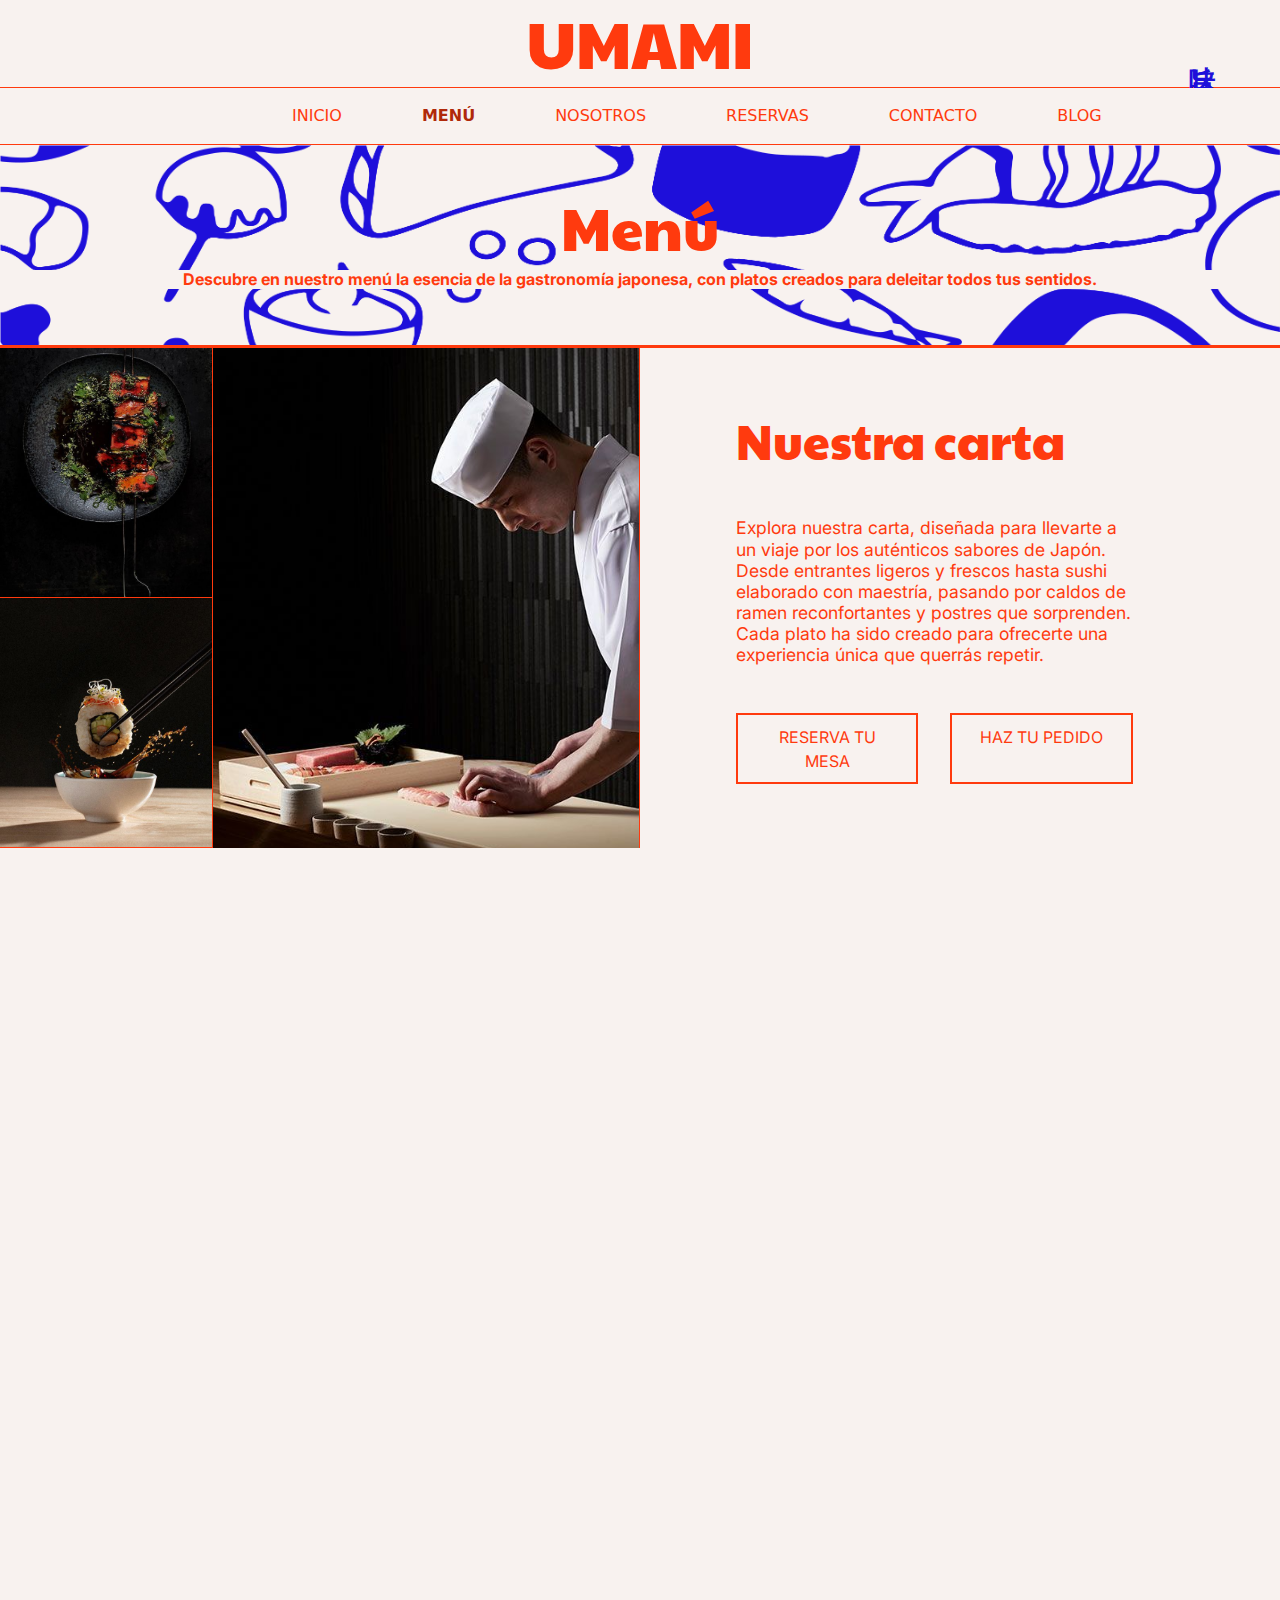
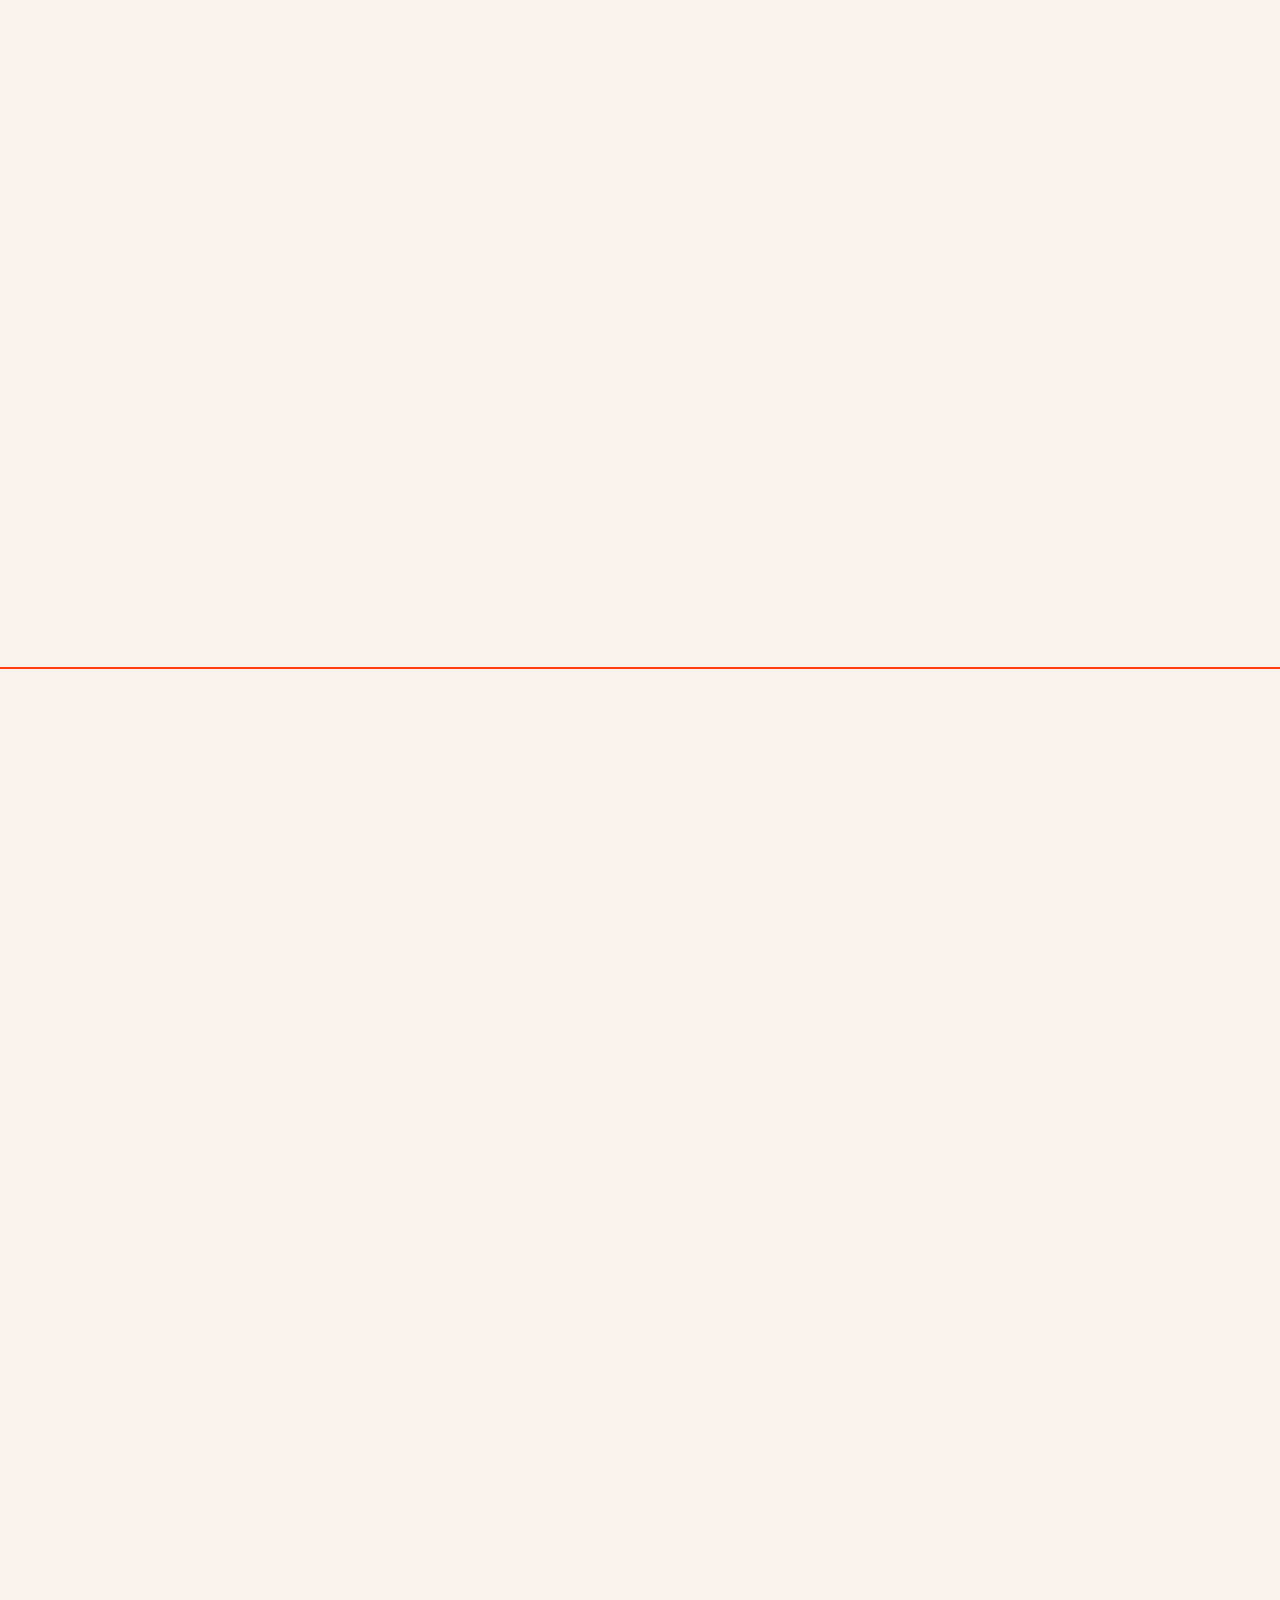
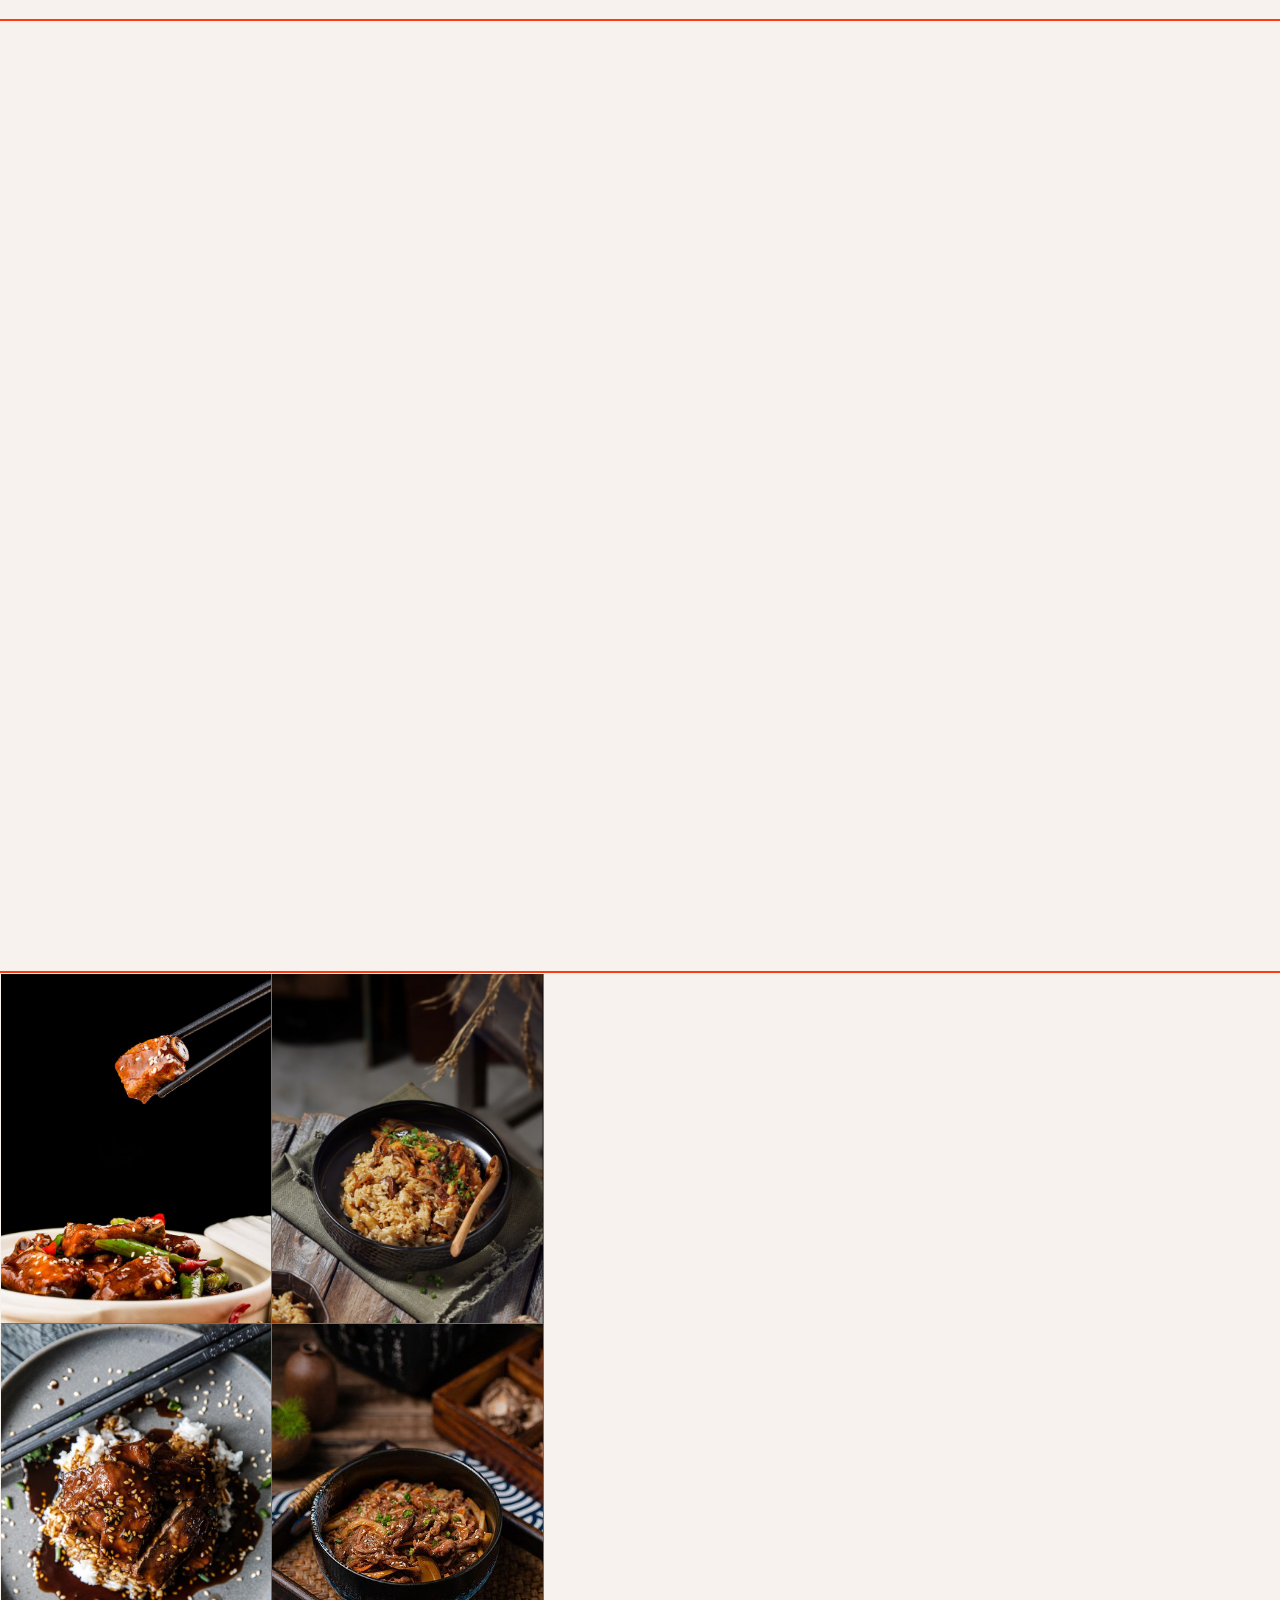
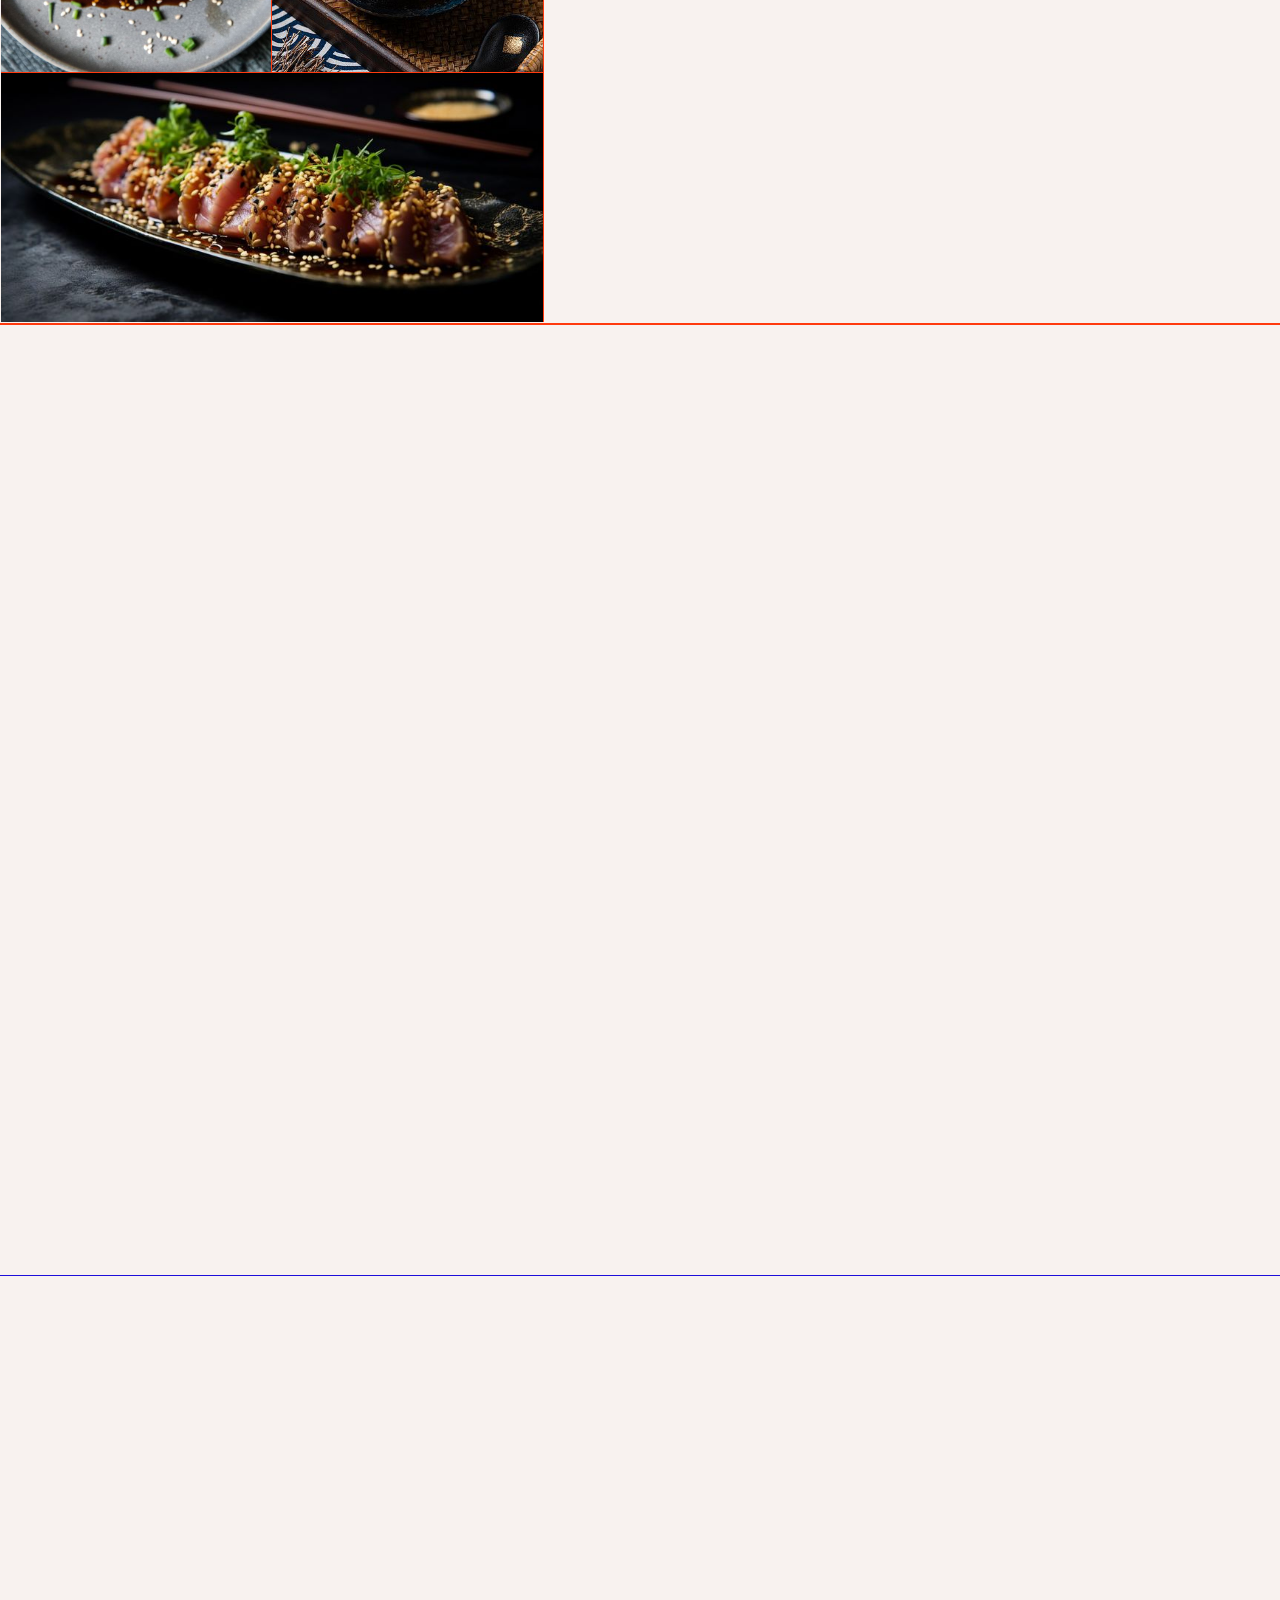
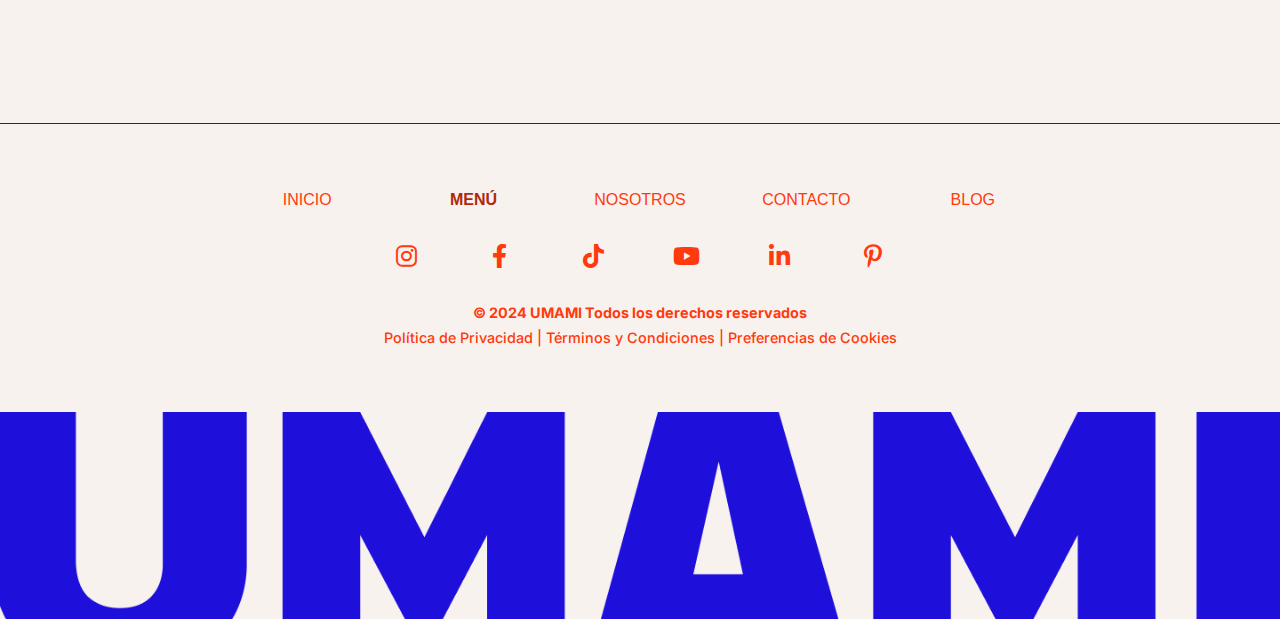
<file: menu.html>
<!DOCTYPE html>
<html lang="es">
<head>
    <meta charset="UTF-8">
    <meta name="viewport" content="width=device-width, initial-scale=1.0">
    <title>Menú - Umami</title>
    <link rel="icon" href="media/img/favicon.png" type="image/x-icon">
    <link href="https://cdnjs.cloudflare.com/ajax/libs/font-awesome/6.0.0-beta3/css/all.min.css" rel="stylesheet">
    <link href="https://cdn.jsdelivr.net/npm/bootstrap@5.3.3/dist/css/bootstrap.min.css" rel="stylesheet">
    <link href="https://unpkg.com/aos@2.3.1/dist/aos.css" rel="stylesheet">
    <link href="https://fonts.googleapis.com/css2?family=Paytone+One&display=swap" rel="stylesheet">
    <link href="https://fonts.googleapis.com/css2?family=Inter:ital,opsz,wght@0,14..32,100..900;1,14..32,100..900&display=swap" rel="stylesheet">
    <link rel="stylesheet" href="css/style_menu.css">

    <link rel="stylesheet" href="https://cdn.jsdelivr.net/npm/swiper/swiper-bundle.min.css">
    <script src="https://cdn.jsdelivr.net/npm/swiper/swiper-bundle.min.js"></script>

</head>
<body class="menu">
    <header>
        <div class="logo-container">
            <h1 class="logo">UMAMI</h1>
            <p class="japanese-text">旨味</p>
        </div>
    </header>

    <nav class="navbar navbar-expand-lg">
        <div class="container-fluid">
            <button class="navbar-toggler" type="button" data-bs-toggle="collapse" data-bs-target="#navbarScroll" aria-controls="navbarScroll" aria-expanded="false" aria-label="Toggle navigation">
                <span class="navbar-toggler-icon"></span>
            </button>
            <div class="collapse navbar-collapse" id="navbarScroll">
                <ul class="navbar-nav me-auto my-2 my-lg-0 navbar-nav-scroll">
                    <li class="nav-item">
                        <a class="nav-link" aria-current="page" href="index.html">INICIO</a>
                    </li>
                    <li class="nav-item">
                        <a class="nav-link active" href="menu.html">MENÚ</a>
                    </li>
                    <li class="nav-item">
                        <a class="nav-link" href="nosotros.html">NOSOTROS</a>
                    </li>
                    <li class="nav-item">
                        <a class="nav-link" href="contacto.html">RESERVAS</a>
                    </li>
                    <li class="nav-item">
                        <a class="nav-link" href="contacto.html">CONTACTO</a>
                    </li>
                    <li class="nav-item">
                        <a class="nav-link"href="https://umamiweb.cargo.site/">BLOG</a>
                    </li>
                </ul>
            </div>
        </div>
    </nav>

    <section id="header-menu" class="container-fluid text-center py-5">
        <h1 class="menu-title">Menú</h1>
        <h4 class="menu-subtitle">Descubre en nuestro menú la esencia de la gastronomía japonesa, con platos creados para deleitar todos tus sentidos.</h4>
    </section>
    <div class="custom-line"></div>
    
    <div class="custom-line"></div>

    <section id="nuestra-carta">
        <div class="carta-cuadricula original-cuadricula">
            <div class="grid-item-small">
                <img src="media/img/menu/carta1.jpg" alt="Foto 2">
                <img src="media/img/menu/carta2.jpg" alt="Foto 3">
            </div>
            <div class="grid-item-large">
                <img src="media/img/menu/carta3.jpg" alt="Foto 1">
            </div>
        </div>

        <div  class="texto-carta">
            <h2 class="carta-titulo">Nuestra carta</h2>
            <h4 class="carta-texto">Explora nuestra carta, diseñada para llevarte a un viaje por los auténticos sabores de Japón. Desde entrantes ligeros y frescos hasta sushi elaborado con maestría, pasando por caldos de ramen reconfortantes y postres que sorprenden. Cada plato ha sido creado para ofrecerte una experiencia única que querrás repetir.</h4>
            <div class="botones-carta">
                <a href="contacto.html" class="boton">RESERVA TU MESA</a>
                <a href="contacto.html" class="boton">HAZ TU PEDIDO</a>
            </div>
        </div>
        
        <div data-aos="fade-up" class="carta-cuadricula responsive-cuadricula">
            <img src="media/img/menu/carta1.jpg" alt="Foto 2">
            <img src="media/img/menu/carta2.jpg" alt="Foto 3">
            <img src="media/img/menu/carta3.jpg" alt="Foto 1">
        </div>
    </section>

    <section data-aos="fade-up" id="menu-cards">
        <img src="media/img/cuadricula.png" alt="Fondo superpuesto" class="background-image">
        <div class="card">
        <img src="media/img/menu/seccion-entrantes.jpg" alt="Entrantes">
        <h3>Entrantes</h3>
        </div>
        <div class="card">
            <img src="media/img/menu/seccion-sushi.jpg" alt="Sushi">
            <h3>Sushi</h3>
        </div>
        <div class="card">
            <img src="media/img/menu/seccion-ramen.jpg" alt="Ramen">
            <h3>Ramen</h3>
        </div>
        <div class="card">
            <img src="media/img/menu/seccion-carnes.jpg" alt="Carnes">
            <h3>Carnes</h3>
        </div>
        <div class="card">
            <img src="media/img/menu/seccion-postres.jpg" alt="Postres">
            <h3>Postres</h3>
        </div>
    </section>
    

    <section data-aos="fade-up"id="entrantes">
        <div class="entrantes-carta">
            <div class="titulo-apartado-carta">
                <h2 class="carta-titulo">Entrantes</h2>
            </div>
            <div class="platos">
                <div class="nombres-platos">
                    <h4 class="nombre">Edamame con sal marina</h4>
                    <p class="descripcion">Vainas de soja al vapor, ligeramente sazonadas con sal marina.</p>
                </div>
                <div class="nombres-platos">
                    <h4 class="nombre">Gyozas de pollo y verduras</h4>
                    <p class="descripcion">Empanadillas japonesas rellenas de pollo y vegetales, servidas con salsa de soja.</p>
                </div>
                <div class="nombres-platos">
                    <h4 class="nombre">Tempura de verduras</h4>
                    <p class="descripcion">Selección de verduras frescas rebozadas en tempura ligera, acompañadas de salsa tentsuyu.</p>
                </div>
                <div class="nombres-platos">
                    <h4 class="nombre">Tartar de atún con aguacate</h4>
                    <p class="descripcion">Atún fresco cortado a mano con aguacate y un toque de salsa ponzu.</p>
                </div>
                <div class="nombres-platos">
                    <h4 class="nombre">Takoyaki</h4>
                    <p class="descripcion">Bolitas de masa rellena de pulpo, decoradas con mayonesa japonesa, salsa tonkatsu y copos de bonito seco.</p>
                </div>
                <div class="nombres-platos">
                    <h4 class="nombre">Ebi tempura</h4>
                    <p class="descripcion">Broquetas de pollo marinadas en salsa teriyaki a la parrilla.</p>
                </div>
                <div class="nombres-platos">
                    <h4 class="nombre">Yakitoro de pollo</h4>
                    <p class="descripcion">Gambas rebozadas en tempura crujiente, servidas con salsa tentsuyu.</p>
                </div>
                <div class="nombres-platos">
                    <h4 class="nombre">Rollitos de primavera</h4>
                    <p class="descripcion">Delicados rollitos rellenos de vegetales y fideos, servidos con salsa agridulce.</p>
                </div>
            </div>
        </div>
        <div data-aos="fade-up" class="carta-cuadricula-platos">
            <div class="grid-row">
                <img src="media/img/menu/entrante1.jpg" alt="Foto 1">
                <img src="media/img/menu/entrante2.jpg" alt="Foto 2">
            </div>
            <div class="grid-row">
                <img src="media/img/menu/entrante3.jpg" alt="Foto 3">
                <img src="media/img/menu/entrante4.jpg" alt="Foto 4">
            </div>
            <div class="grid-large-row large-column">
                <img src="media/img/menu/entrante5.jpg" alt="Foto 5">
                </div>
            </div>
        </div>
    </section>

    <div class="custom-line"></div>

    <section data-aos="fade-up" id="sushi">
        <div class="carta-cuadricula-platos">
            <div class="grid-row-i">
                <img src="media/img/menu/sushi1.jpg" alt="Foto 1">
                <img src="media/img/menu/sushi2.jpg" alt="Foto 2">
            </div>
            <div class="grid-row-i">
                <img src="media/img/menu/sushi3.jpg" alt="Foto 3">
                <img src="media/img/menu/sushi4.jpg" alt="Foto 4">
            </div>
            <div class="grid-large-row-i large-column">
                <img src="media/img/menu/sushi5.jpg" alt="Foto 5">
                </div>
            </div>
        </div>
        <div data-aos="fade-up"class="sushi-carta">
            <div class="titulo-apartado-carta">
                <h2 class="carta-titulo">Sushi</h2>
            </div>
            <div class="platos">
                <div class="nombres-platos">
                    <h4 class="nombre">Nigiri de salmón</h4>
                    <p class="descripcion">Lonja de salmón fresco sobre arroz sazonado con vinagre.</p>
                </div>
                <div class="nombres-platos">
                    <h4 class="nombre">Nigiri de atún</h4>
                    <p class="descripcion">Atún rojo de calidad sobre arroz de sushi.</p>
                </div>
                <div class="nombres-platos">
                    <h4 class="nombre">Urakami california roll</h4>
                    <p class="descripcion">Roll relleno de cangrejo, aguacate y pepino, cubierto con semillas de sésamo.</p>
                </div>
                <div class="nombres-platos">
                    <h4 class="nombre">Urakami spicy tuna roll</h4>
                    <p class="descripcion">Atún picante con mayonesa japonesa y un toque de chili, enrollado en alga y arroz.</p>
                </div>
                <div class="nombres-platos">
                    <h4 class="nombre">Sashimi de pez mantequilla</h4>
                    <p class="descripcion">Finas láminas de pez mantequilla fresco, servidas con salsa ponzu.</p>
                </div>
                <div class="nombres-platos">
                    <h4 class="nombre">Dragon roll</h4>
                    <p class="descripcion">Roll relleno de langostino en tempura y pepino, cubierto con aguacate y salsa unagi.</p>
                </div>
                <div class="nombres-platos">
                    <h4 class="nombre">Ebi nigiri</h4>
                    <p class="descripcion">Gambas cocidas cuidosamente dispuestas sobre arroz de sushi.</p>
                </div>
                <div class="nombres-platos">
                    <h4 class="nombre">Rainbow roll</h4>
                    <p class="descripcion">Roll variado relleno de aguacate y surimi, cubierto con salmón, atún y aguacate.</p>
                </div>
            </div>
        </div>
    </section>

    <div class="custom-line"></div>

    <section data-aos="fade-up" id="ramen">
        <div class="ramen-carta">
            <div class="titulo-apartado-carta">
                <h2 class="carta-titulo">Ramen</h2>
            </div>
            <div class="platos">
                <div class="nombres-platos">
                    <h4 class="nombre">Tonkotsu ramen</h4>
                    <p class="descripcion">Caldo de cerdo rico y cremoso con fideos, chashu (cerdo asado), huevo marinado y cebolla verde.</p>
                </div>
                <div class="nombres-platos">
                    <h4 class="nombre">Shoyu ramen</h4>
                    <p class="descripcion">Caldo de soja con fideos, pollo asado, naruto (pastel de pescado), brotes de bambú y algas nori.</p>
                </div>
                <div class="nombres-platos">
                    <h4 class="nombre">Miso ramen</h4>
                    <p class="descripcion">Caldo de miso con fideos, maíz, mantequilla, brotes de soja y cebolleta.</p>
                </div>
                <div class="nombres-platos">
                    <h4 class="nombre">Spicy tan tan ramen</h4>
                    <p class="descripcion">Caldo picante con fideos, carne de cerdo picada, pak choi y un toque de aceite chili.</p>
                </div>
                <div class="nombres-platos">
                    <h4 class="nombre">Shio ramen</h4>
                    <p class="descripcion">Caldo ligero con fideos, gambas, huevo marinado y algas wakame.</p>
                </div>
                <div class="nombres-platos">
                    <h4 class="nombre">Vegetarian ramen</h4>
                    <p class="descripcion">Caldo de verduras con fideos, tofu, setas shiitake, maíz y espinacas.</p>
                </div>
                <div class="nombres-platos">
                    <h4 class="nombre">Karaage ramen</h4>
                    <p class="descripcion">Caldo de pollo con fideos, trozos de pollo crujiente estilo karaage, huevo y cebollino.</p>
                </div>
                <div class="nombres-platos">
                    <h4 class="nombre">Seafood ramen</h4>
                    <p class="descripcion">Caldo marino con fideos, gambas, calamar, mejillones y un toque de lima.</p>
                </div>
            </div>
        </div>
        <div data-aos="fade-up" class="carta-cuadricula-platos">
            <div class="grid-row">
                <img src="media/img/menu/ramen1.jpg" alt="Foto 1">
                <img src="media/img/menu/ramen2.jpg" alt="Foto 2">
            </div>
            <div class="grid-row">
                <img src="media/img/menu/ramen3.jpg" alt="Foto 3">
                <img src="media/img/menu/ramen4.jpg" alt="Foto 4">
            </div>
            <div class="grid-large-row large-column">
                <img src="media/img/menu/ramen5.jpg" alt="Foto 5">
                </div>
            </div>
        </div>
    </section>

    <div class="custom-line"></div>

    <section id="carnes">
        <div class="carta-cuadricula-platos">
            <div class="grid-row-i">
                <img src="media/img/menu/carnes1.jpg" alt="Foto 1">
                <img src="media/img/menu/carnes2.jpg" alt="Foto 2">
            </div>
            <div class="grid-row-i">
                <img src="media/img/menu/carnes3.jpg" alt="Foto 3">
                <img src="media/img/menu/carnes4.jpg" alt="Foto 4">
            </div>
            <div class="grid-large-row-i large-column">
                <img src="media/img/menu/carnes5.jpg" alt="Foto 5">
                </div>
            </div>
        </div>
        <div data-aos="fade-up" class="carnes-carta">
            <div class="titulo-apartado-carta">
                <h2 class="carta-titulo">Carnes</h2>
            </div>
            <div class="platos">
                <div class="nombres-platos">
                    <h4 class="nombre">Teriyaki de pollo</h4>
                    <p class="descripcion">Jugosas piezas de pollo glaseadas con salsa teriyaki, acompañadas de arroz blanco.</p>
                </div>
                <div class="nombres-platos">
                    <h4 class="nombre">Katsu de cerdo</h4>
                    <p class="descripcion">Filete de cerdo empanado y crujiente, acompañado de col fresca y salsa tonkatsu.</p>
                </div>
                <div class="nombres-platos">
                    <h4 class="nombre">Yakiniku de ternera</h4>
                    <p class="descripcion">Finas lonchas de ternera marinadas y asadas al estilo japonés, servidas con salsa yakiniku.</p>
                </div>
                <div class="nombres-platos">
                    <h4 class="nombre">Gyudon</h4>
                    <p class="descripcion">Tazón de arroz cubierto cont ernera tierna cocida en salsa de soja, marin y cebolla.</p>
                </div>
                <div class="nombres-platos">
                    <h4 class="nombre">Karaage de pollo</h4>
                    <p class="descripcion">Pollo marinado en soja y jengibre, frito al estilo japonés, servidas con limón.</p>
                </div>
                <div class="nombres-platos">
                    <h4 class="nombre">Tataki de ternera</h4>
                    <p class="descripcion">Finas láminas de ternera sellada, servidas con sésamo y salsa ponzu.</p>
                </div>
                <div class="nombres-platos">
                    <h4 class="nombre">Ternera con jengibre</h4>
                    <p class="descripcion">Salteado de ternera con jengibre fresco y vegetales, acompañado de arroz.</p>
                </div>
                <div class="nombres-platos">
                    <h4 class="nombre">Pollo katsu curry</h4>
                    <p class="descripcion">Pollo empanado servido con arroz blanco y curry japonés suave.</p>
                </div>
            </div>
        </div>
    </section>

    <div class="custom-line"></div>

    <section data-aos="fade-up" id="postres">
        <div class="postres-carta">
            <div class="titulo-apartado-carta">
                <h2 class="carta-titulo">Postres</h2>
            </div>
            <div class="platos">
                <div class="nombres-platos">
                    <h4 class="nombre">Mochis variados</h4>
                    <p class="descripcion">Dulces tradicionales japoneses rellenos de helado. Disponibles en sabores como té verde, fresa y mango.</p>
                </div>
                <div class="nombres-platos">
                    <h4 class="nombre">Dorayaki</h4>
                    <p class="descripcion">Pancakes japoneses rellenos de crema de judías rojas dulces (anko).</p>
                </div>
                <div class="nombres-platos">
                    <h4 class="nombre">Kasutera</h4>
                    <p class="descripcion">Bizcocho esponjoso de origen japonés, ligeramente dulce y con textura suave.</p>
                </div>
                <div class="nombres-platos">
                    <h4 class="nombre">Anmitsu</h4>
                    <p class="descripcion">Postre a base de gelatina de agar-agar, frutas frescas y sirope negro (kuromitsu).</p>
                </div>
                <div class="nombres-platos">
                    <h4 class="nombre">Japanese soufflé pancakes</h4>
                    <p class="descripcion">Tortitas japonesas esponjosas, servidas con sirope de arce, nata montada o fruta fresca.</p>
                </div>
                <div class="nombres-platos">
                    <h4 class="nombre">Taiyaki</h4>
                    <p class="descripcion">Bizcocho en forma de pez relleno de anko, crema o chocolate.</p>
                </div>
                <div class="nombres-platos">
                    <h4 class="nombre">Yokan</h4>
                    <p class="descripcion">Gelatina dulce hecha de anko, azúcar y agar-agar, con un sabor delicado y textura firme.</p>
                </div>
                <div class="nombres-platos">
                    <h4 class="nombre">Zenzai</h4>
                    <p class="descripcion">Sopa dulce de judía rojas con trozos de mochi, perfecta para disfrutar caliente.</p>
                </div>
            </div>
        </div>
        <div class="carta-cuadricula-platos">
            <div class="grid-row">
                <img src="media/img/menu/postre1.jpg" alt="Foto 1">
                <img src="media/img/menu/postre2.jpg" alt="Foto 2">
            </div>
            <div class="grid-row">
                <img src="media/img/menu/postre3.jpg" alt="Foto 3">
                <img src="media/img/menu/postre4.jpg" alt="Foto 4">
            </div>
            <div class="grid-large-row large-column">
                <img src="media/img/menu/postre5.jpg" alt="Foto 5">
                </div>
            </div>
        </div>
    </section>
    <div class="line"></div>
    
    <div data-aos="fade-up" class="box-container">
        <section id="personalized-card" class="container text-center py-5">
            <h2>Genera tu tarjeta personalizada</h2>
            <p>Escribe tu nombre y tu fecha de nacimiento para descubrir cómo se escribe en japonés y recibir una recomendación especial.</p>
            <div class="row justify-content-center">
                <div class="col-md-6">
                    <input type="text" id="user-name" class="form-control mb-3" placeholder="Tu nombre">
                    <input type="date" id="user-birthdate" class="form-control mb-3">
                    <button id="generate-card" class="btn btn-primary">Generar Tarjeta</button>
                </div>
            </div>
        </section>
    </div>

    <div id="card-result" class="modal fade" tabindex="-1" aria-labelledby="cardModalLabel" aria-hidden="true">
        <div class="modal-dialog">
            <div class="modal-content">
                <div class="modal-header">
                    <h5 class="modal-title" id="cardModalLabel">Tu tarjeta personalizada</h5>
                    <button type="button" class="btn-close" data-bs-dismiss="modal" aria-label="Cerrar"></button>
                </div>
                <div class="modal-body">
                    <div id="card-content" class="p-3 border rounded" style="background-color: #fdf5e6;">
                    </div>
                </div>
                <div class="modal-footer">
                    <button type="button" class="btn btn-secondary" data-bs-dismiss="modal">Cerrar</button>
                </div>
            </div>
        </div>
    </div>
    
    <footer id="footer"> 
        <!-- Línea horizontal azul -->
        <div class="line"></div>
    
        <!-- Enlaces principales -->
        <div class="text-footer">
        <div class="column">
            <a class="nav-link" href="index.html">Inicio</a>
        </div>
        <div class="column">
            <a class="nav-link" href="menu.html">Menú</a>
        </div>
        <div class="column">
            <a class="nav-link" href="nosotros.html">Nosotros</a>
        </div>
        <div class="column">
            <a class="nav-link" href="contacto.html">Contacto</a>
        </div>
        <div class="column">
            <a class="nav-link"href="https://umamiweb.cargo.site/">Blog</a>
        </div>
        </div>
        <div class="social-media">
            <div class="column-sm">
              <i class="fa-brands fa-instagram"></i>
            </div>
            <div class="column-sm">
              <i class="fa-brands fa-facebook-f"></i>
            </div>
            <div class="column-sm">
              <i class="fa-brands fa-tiktok"></i>
            </div>
            <div class="column-sm">
              <i class="fa-brands fa-youtube"></i>
            </div>
            <div class="column-sm">
              <i class="fa-brands fa-linkedin-in"></i>
            </div>
            <div class="column-sm">
              <i class="fa-brands fa-pinterest-p"></i>
            </div>
          </div>
    
        <!-- Política de privacidad y derechos reservados -->
        <div class="privacy-policy">
            <div class="row-policy">
                <h3 class="bold">© 2024 UMAMI Todos los derechos reservados</h3>
            </div>
            <div class="row-policy">
                <h4>Política de Privacidad | Términos y Condiciones | Preferencias de Cookies</h4>
            </div>
        </div>
        <div class="footer-logo">
            <img src="media/UMAMI.png" alt="Logo UMAMI">
        </div>
    </footer>
    <script src="https://unpkg.com/aos@2.3.1/dist/aos.js"></script>
    <script src="https://code.jquery.com/jquery-3.7.1.min.js"></script>
    <script src="https://cdn.jsdelivr.net/npm/bootstrap@5.3.3/dist/js/bootstrap.bundle.min.js"></script>
    <script src="js/script.js"></script>
</body>
</html>
</file>
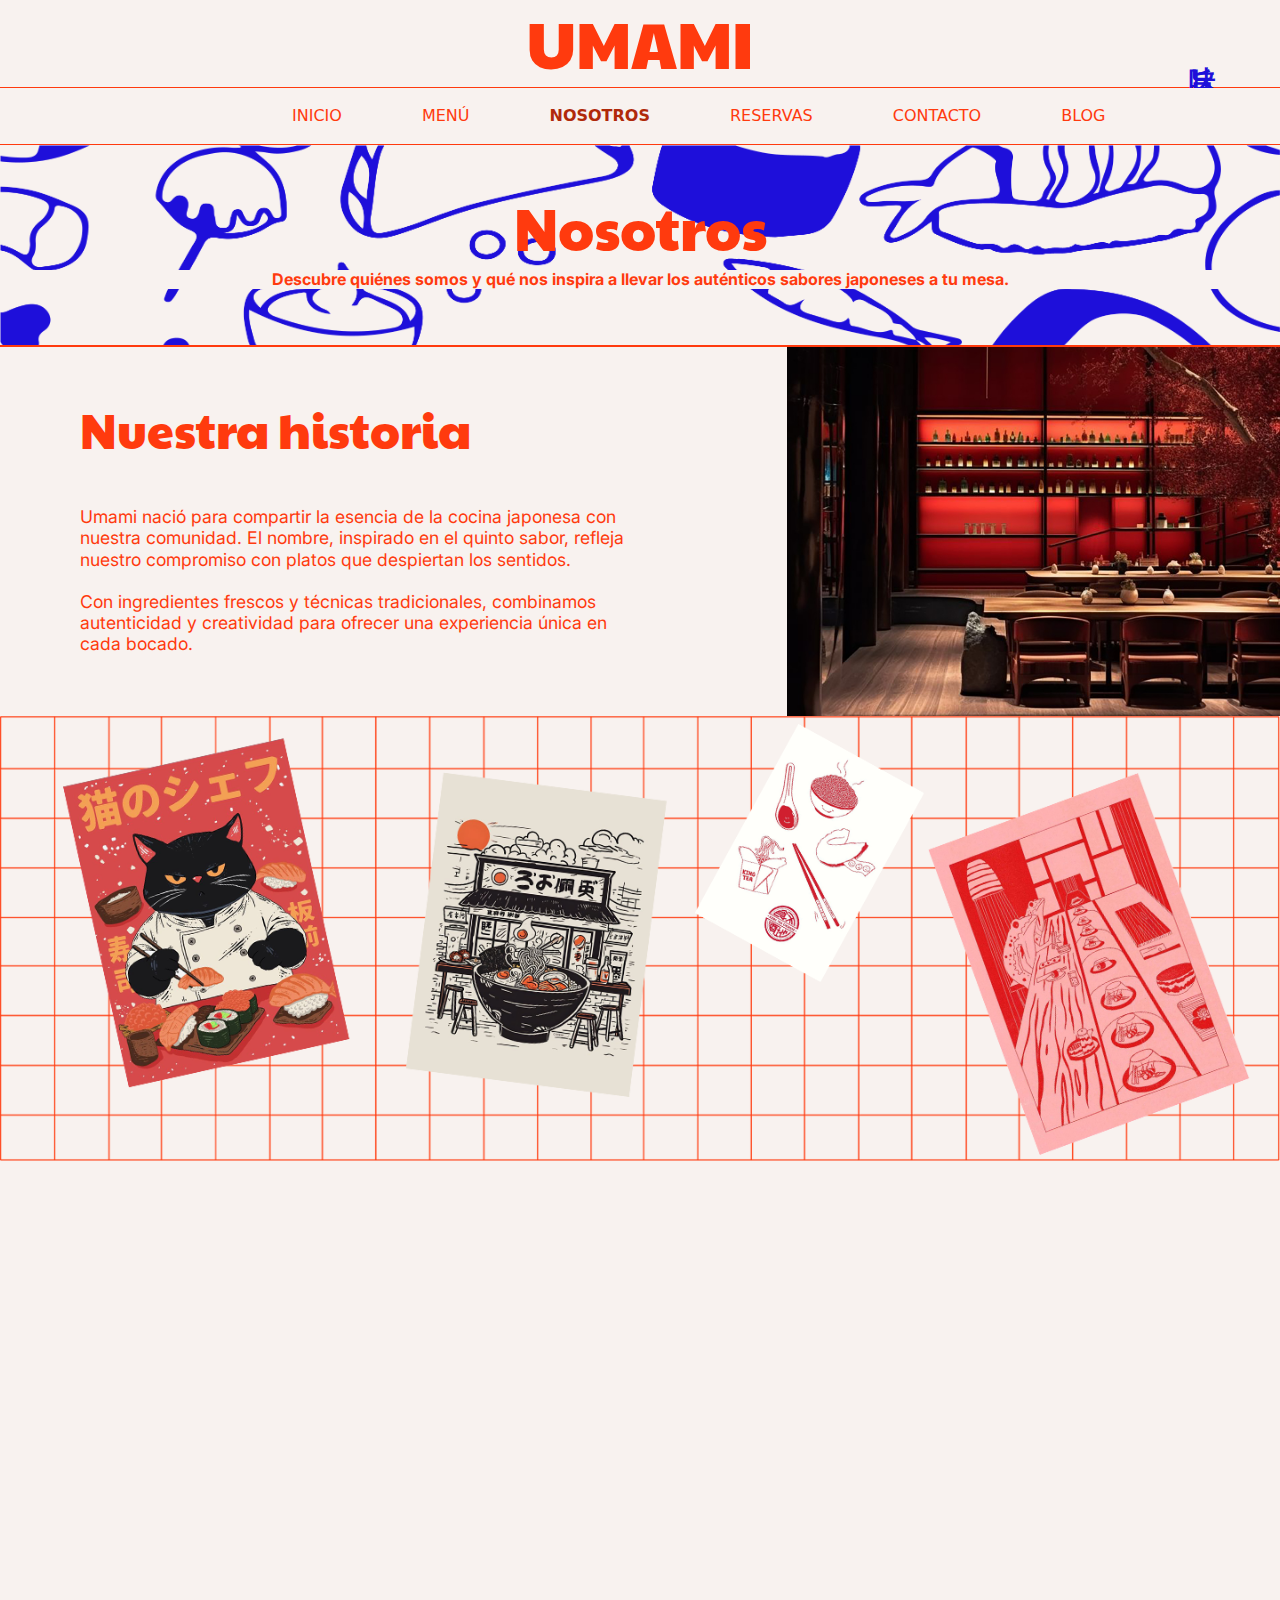
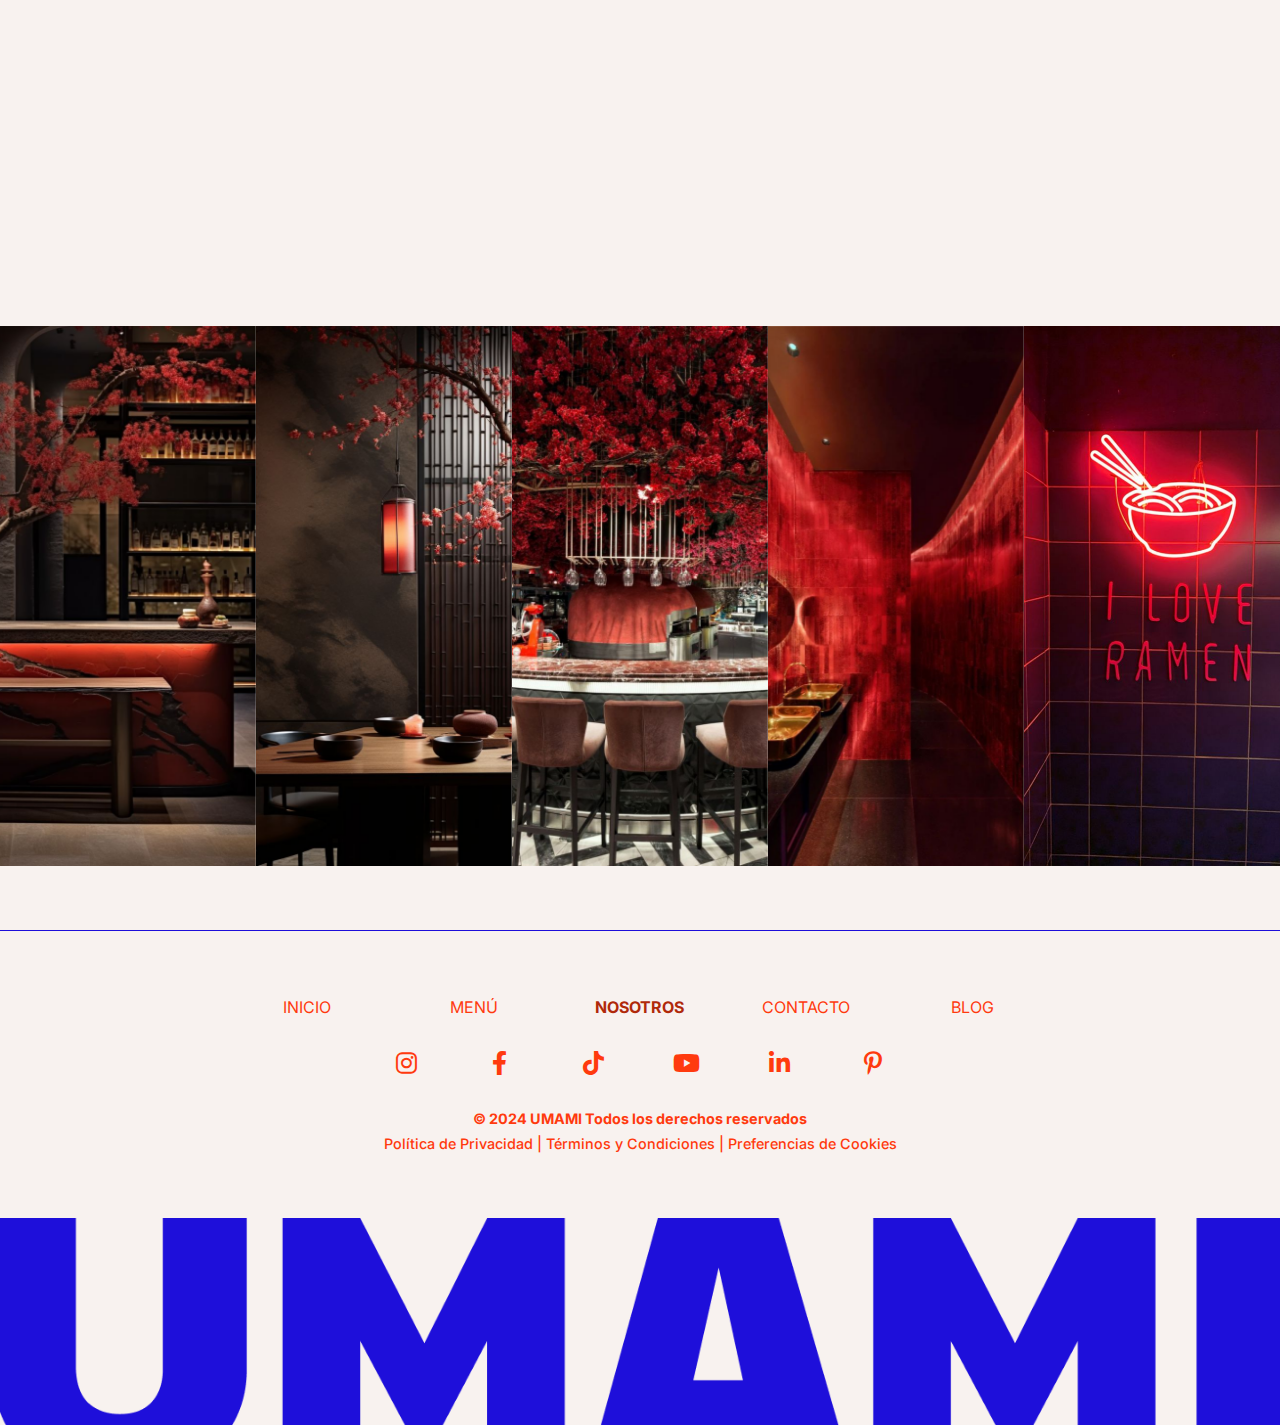
<file: nosotros.html>
<!DOCTYPE html>
<html lang="es">
<head>
    <meta charset="UTF-8">
    <meta name="viewport" content="width=device-width, initial-scale=1.0">
    <title>Nosotros - Umami</title>
    <link rel="icon" href="media/img/favicon.png" type="image/x-icon">
    <link href="https://cdnjs.cloudflare.com/ajax/libs/font-awesome/6.0.0-beta3/css/all.min.css" rel="stylesheet">
    <link href="https://cdn.jsdelivr.net/npm/bootstrap@5.3.3/dist/css/bootstrap.min.css" rel="stylesheet">
    <link href="https://unpkg.com/aos@2.3.1/dist/aos.css" rel="stylesheet">
    <link href="https://fonts.googleapis.com/css2?family=Paytone+One&display=swap" rel="stylesheet">
    <link href="https://fonts.googleapis.com/css2?family=Inter:ital,opsz,wght@0,14..32,100..900;1,14..32,100..900&display=swap" rel="stylesheet">
    <link rel="stylesheet" href="css/style_nosotros.css">

    <link rel="stylesheet" href="https://cdn.jsdelivr.net/npm/swiper/swiper-bundle.min.css">
    <script src="https://cdn.jsdelivr.net/npm/swiper/swiper-bundle.min.js"></script>

</head>
<body class="nosotros">
    <header>
        <div class="logo-container">
            <h1 class="logo">UMAMI</h1>
            <p class="japanese-text">旨味</p>
        </div>
    </header>

    <nav class="navbar navbar-expand-lg">
        <div class="container-fluid">
            <button class="navbar-toggler" type="button" data-bs-toggle="collapse" data-bs-target="#navbarScroll" aria-controls="navbarScroll" aria-expanded="false" aria-label="Toggle navigation">
                <span class="navbar-toggler-icon"></span>
            </button>
            <div class="collapse navbar-collapse" id="navbarScroll">
                <ul class="navbar-nav me-auto my-2 my-lg-0 navbar-nav-scroll">
                    <li class="nav-item">
                        <a class="nav-link" aria-current="page" href="index.html">INICIO</a>
                    </li>
                    <li class="nav-item">
                        <a class="nav-link" href="menu.html">MENÚ</a>
                    </li>
                    <li class="nav-item">
                        <a class="nav-link active" href="nosotros.html">NOSOTROS</a>
                    </li>
                    <li class="nav-item">
                        <a class="nav-link" href="contacto.html">RESERVAS</a>
                    </li>
                    <li class="nav-item">
                        <a class="nav-link" href="contacto.html">CONTACTO</a>
                    </li>
                    <li class="nav-item">
                        <a class="nav-link"href="https://umamiweb.cargo.site/">BLOG</a>
                    </li>
                </ul>
            </div>
        </div>
    </nav>

    <section id="header-nosotros" class="container-fluid text-center py-5">
        <h1 class="nosotros-title">Nosotros</h1>
        <h4 class="nosotros-subtitle">Descubre quiénes somos y qué nos inspira a llevar los auténticos sabores japoneses a tu mesa.</h4>
    </section>

    <div class="custom-line"></div>

    <section id="nuestra-historia">
        <div class="texto-historia">
            <h2 class="historia-titulo">Nuestra historia</h2>
            <h4 class="historia-texto">Umami nació para compartir la esencia de la cocina japonesa con nuestra comunidad. El nombre, inspirado en el quinto sabor, refleja nuestro compromiso con platos que despiertan los sentidos.<br><br>
                Con ingredientes frescos y técnicas tradicionales, combinamos autenticidad y creatividad para ofrecer una experiencia única en cada bocado.</h4>
        </div>

        <div class="foto-historia">
            <img src="media/img/nosotros/historia.jpg">
        </div>
    </section>

    <div data-aos="fade-up" class="posters-img">
        <img src="media/img/nosotros/posters.png">
    </div>

    <section data-aos="fade-up"  id="nuestros-chefs">
        <h2 class="titulo">Nuestros chefs</h2>
        <div class="cards-container">
            <div class="card">
                <img src="media/img/nosotros/chef1.jpg" alt="Akira Tanaka">
                <h3 class="card-nombre">Akira Tanaka</h3>
                <p class="card-descripcion">Especialista en sushi, conocido por su técnica precisa y creatividad.</p>
            </div>
            
            <div class="card">
                <img src="media/img/nosotros/chef2.jpg" alt="Mei Saito">
                <h3 class="card-nombre">Mei Saito</h3>
                <p class="card-descripcion">Chef de postres, apasionada por fusionar tradición y modernidad.</p>
            </div>
            
            <div class="card">
                <img src="media/img/nosotros/chef3.jpg" alt="Hiroshi Yamamoto">
                <h3 class="card-nombre">Hiroshi Yamamoto</h3>
                <p class="card-descripcion">Maestro en ramen, experto en caldos intensos y equilibrados.</p>
            </div>
        </div>
    </section>

    <section  id="carrusel">
        <div class="swiper-container">
          <div class="swiper-wrapper">
            <div class="swiper-slide"><img src="media/img/nosotros/carrusel1.jpg" alt="Image 1"></div>
            <div class="swiper-slide"><img src="media/img/nosotros/carrusel2.jpg" alt="Image 2"></div>
            <div class="swiper-slide"><img src="media/img/nosotros/carrusel3.jpg" alt="Image 3"></div>
            <div class="swiper-slide"><img src="media/img/nosotros/carrusel4.jpg" alt="Image 4"></div>
            <div class="swiper-slide"><img src="media/img/nosotros/carrusel5.jpg" alt="Image 5"></div>
            <div class="swiper-slide"><img src="media/img/nosotros/carrusel6.jpg" alt="Image 6"></div>
            <div class="swiper-slide"><img src="media/img/nosotros/carrusel7.jpg" alt="Image 7"></div>
            <div class="swiper-slide"><img src="media/img/nosotros/carrusel8.jpg" alt="Image 8"></div>
            <div class="swiper-slide"><img src="media/img/nosotros/carrusel9.jpg" alt="Image 9"></div>
            <div class="swiper-slide"><img src="media/img/nosotros/carrusel10.jpg" alt="Image 10"></div>
          </div>
        </div>
    </section>

    <footer id="footer"> 
        <!-- Línea horizontal azul -->
        <div class="line"></div>
    
        <!-- Enlaces principales -->
        <div class="text-footer">
        <div class="column">
            <a class="nav-link" href="index.html">Inicio</a>
        </div>
        <div class="column">
            <a class="nav-link" href="menu.html">Menú</a>
        </div>
        <div class="column">
            <a class="nav-link" href="nosotros.html">Nosotros</a>
        </div>
        <div class="column">
            <a class="nav-link" href="contacto.html">Contacto</a>
        </div>
        <div class="column">
            <a class="nav-link"href="https://umamiweb.cargo.site/">Blog</a>
        </div>
        </div>
        <div class="social-media">
            <div class="column-sm">
              <i class="fa-brands fa-instagram"></i>
            </div>
            <div class="column-sm">
              <i class="fa-brands fa-facebook-f"></i>
            </div>
            <div class="column-sm">
              <i class="fa-brands fa-tiktok"></i>
            </div>
            <div class="column-sm">
              <i class="fa-brands fa-youtube"></i>
            </div>
            <div class="column-sm">
              <i class="fa-brands fa-linkedin-in"></i>
            </div>
            <div class="column-sm">
              <i class="fa-brands fa-pinterest-p"></i>
            </div>
          </div>
    
        <!-- Política de privacidad y derechos reservados -->
        <div class="privacy-policy">
            <div class="row-policy">
                <h3 class="bold">© 2024 UMAMI Todos los derechos reservados</h3>
            </div>
            <div class="row-policy">
                <h4>Política de Privacidad | Términos y Condiciones | Preferencias de Cookies</h4>
            </div>
        </div>
        <div class="footer-logo">
            <img src="media/UMAMI.png" alt="Logo UMAMI">
        </div>
    </footer>
    


    <script src="https://unpkg.com/aos@2.3.1/dist/aos.js"></script>
    <script src="https://code.jquery.com/jquery-3.7.1.min.js"></script>
    <script src="https://cdn.jsdelivr.net/npm/bootstrap@5.3.3/dist/js/bootstrap.bundle.min.js"></script>
    <script src="js/script.js"></script>
</body>
</html>
</file>
<file: css/style_menu.css>
:root {
    --black: #000000;
    --white: #ffffff;
    --blue: #1E0FDA;
    --orange: #FF3A0E;
    --beige: #F8F2EF;
}

* {
    box-sizing: border-box;
}

.menu{
    background-color: var(--beige);
}


/* MENÚ Y HEADER */
/* Encabezado */
header {
    background-color: #F8F2EF;
    padding: 5px 10px;
    border-bottom: 1px solid #ff3a0e;
}

/* Contenedor del logo */
.header-content {
    display: flex;
    align-items: center; 
    justify-content: center; 
    position: relative;
    height: 100px; 
}

/* Logo UMAMI */
.logo {
    margin: 0;
    font-size: 4rem; 
    color: #ff3a0e;
    font-family: 'Paytone One', sans-serif;
    text-align: center;
}

/* Texto japonés */
.japanese-text {
    position: absolute;
    right: 30px;
    transform: translateY(-50%);
    font-size: 1.7rem;
    color: #1E0FDA;
    writing-mode: vertical-rl;
    text-orientation: upright;
    padding-bottom: 2.7em;
    font-family: 'Inter', sans-serif;
    font-weight: 700; 
}

/* menu */
.navbar {
    background-color: #F8F2EF; 
    border-bottom: 1px solid #ff3a0e; 
}

.navbar-nav {
    display: flex;
    justify-content: center;
    align-items: center;
    gap: 4em;
    padding-left: 17em;
}

.nav-link {
    font-size: 1em;
    font-weight: 400; 
    color: #ff3a0e;
    text-transform: uppercase;
    transition: color 0.3s ease;
}

.nav-link:hover {
    color: #b0290a; 
}

.nav-link.active {
    font-weight: 700;
    color: #b0290a !important; 
}

/* HEADER */
#header-menu {
    background-color: var(--beige);
    background-image: url('../media/img/headerweb.png');
    background-size: cover;
}
.container {
    padding-top: 5%;
}

.menu-title {
    font-family: 'Paytone One', sans-serif;
    color: var(--orange);
    font-size: 3.6em;
}

.menu-subtitle{
    font-family: 'Inter', sans-serif;
    font-weight: bold;
    color: var(--orange);
    font-size: 1em;
    background-color: var(--beige);
}

.custom-line {
    height: 1.5px;
    background-color: var(--orange);
    width: 100%;
}


/* NUESTRA CARTA */
#nuestra-carta{
    display: flex; 
    align-items: center;
}

.texto-carta {
    flex: 0.8;
    margin: 0 3em 0 6em;
}

.carta-titulo{
    font-family: 'Paytone One', sans-serif;
    color: var(--orange);
    font-size: 3em;
    margin-bottom: 1em;
}

.carta-texto{
    font-family: 'Inter', sans-serif;
    font-weight: 400;
    color: var(--orange);
    font-size: 1.1em;
}

/* botones */
/* Contenedor general */
.botones-carta {
    margin-top: 3em;
    display: flex;
    gap: 2em;
}

.boton {
    flex: 1;
    max-width: 230px;
    text-align: center;
    padding: 0.6rem 1.5rem;
    font-size: 1rem;
    font-family: 'Inter', sans-serif;
    font-weight: semibold;
    color: var(--orange);
    text-decoration: none;
    border: 2px solid var(--orange);
    border-radius: 0; 
    transition: all 0.3s ease;
}

.boton:hover {
    background-color: var(--blue);
    color: var(--beige); 
    border-color: var(--blue);
}

/* cuadricula fotos */
.carta-cuadricula {
    display: flex;
    width: 80%;
    max-width: 50%; 
    height: 500px;
}

.grid-item-small {
    display: flex;
    flex-direction: column; 
    flex: 1; 
    height: 100%; 
}

.grid-item-small img {
    width: 100%;
    height: calc(50%);
    object-fit: cover; 
    border-bottom: 1.5px solid #FF3A0E; 
    border-right: 1.5px solid #FF3A0E; 
    box-sizing: border-box;
}

.grid-item-large {
    flex: 2; 
    height: 100%;
}

.grid-item-large img {
    width: 100%; 
    height: 100%; 
    object-fit: cover; 
    box-sizing: border-box;
    border-right: 1.5px solid #FF3A0E; 
}

.responsive-cuadricula {
    display: none;
}

/* APARTADOS MENÚ (CARDS) */
#menu-cards {
  display: flex;
  justify-content: center;
  align-items: flex-start;
  gap: 3em;
  padding: 3rem 1rem;
  background-color: var(--beige); 
  position: relative;
}

/* cuadricula fondo */
.background-image {
    position: absolute;
    top: 0;
    left: 0;
    width: 100%;
    height: 100%;
    object-fit: fill; 
    z-index: 0;
    pointer-events: none;
}

/* cards */
.card {
  width: 200px;
  text-align: center;
  background-color: transparent;
  border: none;
  position: relative;
  z-index: 1;
}

.card img {
  width: 100%;
  height: 300px;
  object-fit: cover;
  transition: transform 0.5s ease;
}

.card h3 {
    margin-top: 1.5em; 
    font-size: 1.5rem;
    font-weight: bold;
    font-family: 'Paytone One', sans-serif;
    color: var(--blue);
}

/* hover */
.card:hover img {
  transform: scale(1.1);
  cursor: pointer;
}



/* PLATOS CARTA */
/* cuadrícula de fotos derecha*/
.carta-cuadricula-platos {
    display: flex;
    flex-direction: column;
    width: 45%;
    max-width: 100%;
    border: 1.5px solid transparent;
    box-sizing: border-box;
}

.grid-row {
    display: flex;
    width: 100%;
}
  
.grid-row img {
    width: 50%;
    height: 350px;
    object-fit: cover;
    border-left: 1.5px solid var(--orange);
    border-bottom: 1.5px solid var(--orange);
}
  
.grid-row img:last-child {
    border-left: 1.5px solid var(--orange);
    border-bottom: 1.5px solid var(--orange);
}

.grid-large-row {
    margin-top: -1.5px;
}
  
.grid-large-row img {
    width: 100%;
    height: 250px;
    object-fit: cover;
    border-left: 1.5px solid var(--orange);
    border-top: 1.5px solid var(--orange);
}

/* cuadrícula de fotos izquierda*/
.grid-row-i {
    display: flex;
    width: 100%;
}
  
.grid-row-i img {
    width: 50%;
    height: 350px;
    object-fit: cover;
    border-right: 1.5px solid var(--orange);
    border-bottom: 1.5px solid var(--orange);
}
  
.grid-row-i img:last-child {
    border-right: 1.5px solid var(--orange);
    border-bottom: 1.5px solid var(--orange);
}

.grid-large-row-i {
    margin-top: -1.5px;
}
  
.grid-large-row-i img {
    width: 100%;
    height: 250px;
    object-fit: cover;
    border-right: 1.5px solid var(--orange);
    border-top: 1.5px solid var(--orange);
}

/* línea separación */
.custom-line {
    height: 1.5px;
    background-color: var(--orange);
    width: 100%;
}
  

/* textos generales platos-carta */
.nombre{
    font-family: 'Inter', sans-serif;
    font-weight: 600;
    color: var(--orange);
    font-size: 1.4em;
}

.descripcion{
    font-family: 'Inter', sans-serif;
    font-weight: 300;
    font-style: italic;
    color: var(--blue);
    margin-bottom: 1.5em;
    text-align: center;
}

.titulo-apartado-carta{
    margin-bottom: 0.5em;
    margin-top: 1.2em;
}

.nombres-platos{
    display: flex;
    flex-direction: column;
    align-items: center;
    margin: 0 3em 0 3em ;
}

/* entrantes */
#entrantes{
    display: flex;
    align-items: center;
}

.entrantes-carta{
    display: flex;
    flex-direction: column;
    align-items: center;
}

/* sushi */
#sushi{
    display: flex;
    align-items: center;
}

.sushi-carta{
    display: flex;
    flex-direction: column;
    align-items: center;
}

/* ramen */
#ramen{
    display: flex;
    align-items: center;
}

.ramen-carta{
    display: flex;
    flex-direction: column;
    align-items: center;
}

/* carnes */
#carnes{
    display: flex;
    align-items: center;
}

.carnes-carta{
    display: flex;
    flex-direction: column;
    align-items: center;
}

/* postres */
#postres{
    display: flex;
    align-items: center;
}

.postres-carta{
    display: flex;
    flex-direction: column;
    align-items: center;
}

.box-container {
    width: 50%; /* Ajusta este valor para definir el tamaño del cuadrado */
    height: auto;
    margin: 20px auto;
    border: 2px solid var(--orange); /* Borde del color especificado */
    background-color: var(--beige); /* Color de fondo del interior */
    box-sizing: border-box;
   
}

#personalized-card h2, #personalized-card p, #generate-card {
    color: var(--orange); /* Color del texto */
}
#generate-card {
    background-color: #1E0FDA; /* Color de fondo del botón */
    color: #F8F2EF; /* Color del texto del botón */
    border: none;
    padding: 10px 20px;
    font-size: 16px;
    border-radius: 5px; /* Opcional: para redondear las esquinas del botón */
    cursor: pointer;
}

#generate-card:hover {
    background-color: #150BB8; /* Color más oscuro para el hover */
}
#card-result .modal-content {
    border: 5px solid #FF3A0E;
    background-color: #F8F2EF;
    border-radius: 8px;
    color: #FF3A0E;
    padding: 20px;
    box-shadow: 0 4px 8px rgba(0, 0, 0, 0.2);
}

/* Estiliza la cabecera del modal */
#card-result .modal-header {
    border-bottom: 2px solid #FF3A0E;
}

#card-result .modal-title {
    color: #FF3A0E;
}

/* Estiliza el botón de cierre en la cabecera */
#card-result .btn-close {
    background: none;
    border: none;
    color: #FF3A0E;
    opacity: 1;
}

#card-result .btn-close:hover {
    color: #1E0FDA;
}

/* Estiliza el cuerpo del modal */
#card-content {
    background-color: #F8F2EF;
    color: #FF3A0E;
    padding: 15px;
    border: 2px solid #FF3A0E;
    border-radius: 5px;
}

/* Estiliza el botón en el pie del modal */
#card-result .modal-footer .btn {
    background-color: #1E0FDA;
    color: #F8F2EF;
    border: none;
    padding: 10px 20px;
    border-radius: 5px;
}

#card-result .modal-footer .btn:hover {
    background-color: #150BB8;
}


/* FOOTER */
footer {
    background-color: #F8F2EF;
    font-family: 'Poppins', sans-serif;
    text-align: center;
}

/* Línea horizontal azul */
.line {
    height: 1px;
    background-color: #1E0FDA;
    width: 100%;
    margin-bottom: 4em;
}

/* Enlaces principales */
.text-footer {
    display: grid;
    grid-template-columns: repeat(5, 1fr);
    gap: 4em;
    margin: 0 auto 2em auto;
    max-width: 60%;
}

.column h3 {
    font-size: 0.9em;
    font-weight: 400;
    color: #FF3A0E;
    cursor: pointer;
    font-weight: bold
}

.column h3.bold {
    font-weight: 700;
    color: #1E0FDA;
}

/* Redes sociales */
.social-media {
    display: grid
;
    grid-template-columns: repeat(6, 1fr);
    gap: 3em;
    max-width: 40%;
    margin: 0 auto 2em auto;
}
.column-sm i {
    font-size: 1.5em;
    color: #FF3A0E;
    transition: color 0.3s ease;
}

.column-sm i:hover {
    color: #1E0FDA;
}

/* Política de privacidad */
footer .privacy-policy h3 {
    font-size: 0.9em; 
    line-height: 1.2em; 
    color: #FF3A0E; 
    font-weight: bold;
    font-family: 'Inter';
}
footer .privacy-policy h4 {
    font-size: 0.9em; 
    line-height: 1.4em; 
    color: #FF3A0E; 
    font-family: 'Inter';
}

.row-policy h3 {
    margin: 0.5em 0;
}

.footer-logo {
    text-align: center; 
    margin-top: 4em;   
}

.footer-logo img {
    max-width: 100%; 
    height: auto;     
}


/* Ajustes responsivos */
@media (max-width: 768px) {
    .text-footer {
        grid-template-columns: repeat(2, 1fr);
        gap: 15px;
        max-width: 90%;
    }

    .social-media {
        grid-template-columns: repeat(3, 1fr);
        gap: 15px;
        max-width: 60%;
    }

    .row-policy h3 {
        font-size: 0.7em;
    }
}


/* RESPONSIVE */
/* pantalla grande */
@media (min-width: 1470px) {
    /* header */
    .menu-title{
        font-size: 4.5em;
    }
    .menu-subtitle{
        font-size: 1.3em;
        background-color: var(--beige);
    }

    /* nuestra carta */
    .carta-titulo{
        font-size: 3.7em;
    }
    .carta-texto{
        font-size: 1.3em;
    }
    .carta-cuadricula{
        height: 700px;
    }
    .botones-carta{
        margin-top: 4em;
    }

    /* apartados menu */
    #menu-cards{
        height: 600px;
        align-items: center;
    }
    .card{
        width: 300px;
    }
    .card img{
        height: 400px;
    }
    .card h3{
        font-size: 1.8em;
    }

    /* platos carta */
    .nombre{
        font-size: 1.6em;
    }
    .descripcion{
        font-size: 1.1em;
    }
    .entrantes-carta{
        width: 70%;
    }
    .sushi-carta{
        width: 70%;
    }
    .ramen-carta{
        width: 70%;
    }
    .carnes-carta{
        width: 70%;
    }
    .postres-carta{
        width: 70%;
    }
}

/* tablet */
@media only screen and (max-width: 820px){
    /* header */
    .menu-subtitle{
        margin: 0 5em;
    }
    /* nuestra carta */
    #nuestra-carta {
        display: flex;
        flex-direction: column;
        align-items: flex-start;
    }
    .original-cuadricula {
        display: none;
    }

    .responsive-cuadricula {
        display: flex;
        flex-direction: row;
        width: calc(100% / 3) !important;
        height: 350px;
        margin: 0; 
        padding: 0; 
    }
    .responsive-cuadricula img {
        height: auto;
        width: 100%;
        object-fit: cover; 
        border: 1.5px solid #FF3A0E;
        box-sizing: border-box; 
    }
    .texto-carta{
        text-align: center;
    }
    .carta-titulo{
        font-size: 2.2em;
        margin-top: 1em;
    }
    .carta-texto{
        font-size: 1em;
    }
    .botones-carta{
        justify-content: center;
        margin-bottom: 3em;
    }
    .boton{
        font-size: 0.9rem;
    }

    /* apartados carta */
    #menu-cards{
        gap: 1.5em;
        padding: 3rem 1rem 0.3em;
    }
    .background-image{
        height: auto;
    }
    .card img{
        height: 180px;

    }
    .card h3{
        margin-top: 1em;
        font-size: 1.2em;
    }

    /* platos carta */
    .carta-titulo{
        margin-top: 1.5em;
        margin-bottom: 0.5em;
        font-size: 2.2em;
    }
    .titulo-apartado-carta{
        margin-top: 0;
    }
    .nombre{
        font-size: 1.2em;
    }
    .descripcion{
        font-size: 1em;
    }

    .entrantes-carta{
        width: 60%;
    }
    .sushi-carta{
        width: 60%;
    }
    .ramen-carta{
        width: 60%;
    }
    .carnes-carta{
        width: 60%;
    }
    .postres-carta{
        width: 60%;
    }
    .grid-large-row img {
        height: 290px;
    }
    .grid-row img {
        height: 360px;
    }
}


/* movil */
@media only screen and (max-width: 550px) {
    /* header */
    .menu-subtitle{
        display: none;
    }

    /* nuestra carta */
    .carta-titulo{
        margin-top: 1em;
    }
    .texto-carta{
        margin: 0 3em 0 3em;
    }
    .boton{
        font-size: 0.7rem;
    }
    .responsive-cuadricula{
        height: 300%;
    }

    /* apartados carta */
    #menu-cards{
        gap: 1em;
        padding-top: 2em;
    }
    .card img{
        height: 100px;
    }
    .card h3{
        font-size: 0.9em;
    }

    .carta-cuadricula-platos{
        display: none;
    }
    .platos{
        margin-bottom: 2em;
    }
    .carta-titulo{
        font-size: 2.2em;
        margin-top: 1.5em;
    }
    .nombre{
        font-size: 1.15em;
    }
    .descripcion{
        font-size: 0.9em;
    }
    .entrantes-carta {
        width: 100%;
        text-align: center;
    }
    .sushi-carta {
        width: 100%;
        text-align: center;
    }
    .ramen-carta {
        width: 100%;
        text-align: center;
    }
    .carnes-carta {
        width: 100%;
        text-align: center;
    }
    .postres-carta {
        width: 100%;
        text-align: center;
    }
}

/* RESPONSIVE MENU */
@media (max-width: 991.98px) {
    .navbar-nav {
        display: block;
        padding-left: 0; 
        text-align: center; 
    }

    .navbar-collapse {
        text-align: center;
    }

    .nav-link {
        padding: 0.5em 0; 
    }
}

/* RESPONSIVE FOOTER */

@media (max-width: 767px)  {

    .text-footer {
        display: flex;
        grid-template-columns: repeat(5, 1fr);
        gap: 0.6em;
        margin: 0 auto 2em auto;
        max-width: 60%;
        justify-items: center;
        flex-wrap: wrap;
        justify-content: center;
        align-items: center;
        flex-direction: column;
    }
    .social-media {
        display: grid;
        grid-template-columns: repeat(6, 1fr);
        gap: 0.5em;
        margin: 0 auto 2em auto;
    }
    .column-sm i {
        font-size: 0.8em;
        color: #FF3A0E;
        transition: color 0.3s ease;
    }

    footer .privacy-policy h3 {
        font-size: 0.5em;
        line-height: 1.2em;
        color: #FF3A0E;
        font-weight: bold;
    }
    footer .privacy-policy h4 {
        font-size: 0.5em;
        line-height: 1.4em;
        color: #FF3A0E;
    }
}

/* pantalla grande */
@media (min-width: 1600px) and (max-width: 2560px) {

.social-media {
    display: grid;
    grid-template-columns: repeat(6, 1fr);
    gap: 3em;
    max-width: 40%;
    margin: 0 auto 4em auto;
}
footer .privacy-policy h3 {
    font-size: 2em;
    line-height: 1.2em;
    color: #FF3A0E;
    font-weight: bold;
}

footer .privacy-policy h4 {
    font-size: 2em;
    line-height: 1.4em;
    color: #FF3A0E;
}

.footer-logo img {
    max-width: 100%;
    height: 30em;
}

}
</file>
<file: css/style_nosotros.css>
:root {
    --black: #000000;
    --white: #ffffff;
    --blue: #1E0FDA;
    --orange: #FF3A0E;
    --beige: #F8F2EF;
}

* {
    box-sizing: border-box;
}

.nosotros{
    background-color: var(--beige);
}


/* MENÚ Y HEADER */
/* Encabezado */
header {
    background-color: var(--beige);
    padding: 5px 10px;
    border-bottom: 1px solid var(--orange);
}

/* Contenedor del logo */
.header-content {
    display: flex;
    align-items: center; 
    justify-content: center; 
    position: relative;
    height: 100px; 
}

/* Logo UMAMI */
.logo {
    margin: 0;
    font-size: 4rem; 
    color: var(--orange);
    font-family: 'Paytone One', sans-serif;
    text-align: center;
}

/* Texto japonés */
.japanese-text {
    position: absolute;
    right: 30px;
    transform: translateY(-50%);
    font-size: 1.7rem;
    color: var(--blue);
    writing-mode: vertical-rl;
    text-orientation: upright;
    padding-bottom: 2.7em;
    font-family: 'Inter', sans-serif;
    font-weight: 700; 
}

/* menu */
.navbar {
    background-color: var(--beige); 
    border-bottom: 1px solid var(--orange); 
}

.navbar-nav {
    display: flex;
    justify-content: center;
    align-items: center;
    gap: 4em;
    padding-left: 17em;
}

.nav-link {
    font-size: 1em;
    font-weight: 400; 
    color: var(--orange);
    text-transform: uppercase;
    transition: color 0.3s ease;
}

.nav-link:hover {
    color: #b0290a; 
}

.nav-link.active {
    font-weight: 700;
    color: #b0290a !important; 
}


/* HEADER */
#header-nosotros {
    background-color: var(--beige);
    background-image: url('../media/img/headerweb.png');
    background-size: cover;
}
.container {
    padding-top: 5%;
}

.nosotros-title {
    font-family: 'Paytone One', sans-serif;
    color: var(--orange);
    font-size: 3.6em;
}

.nosotros-subtitle{
    font-family: 'Inter', sans-serif;
    font-weight: bold;
    color: var(--orange);
    font-size: 1em;
    background-color: var(--beige);
}

.custom-line {
    height: 1.5px;
    background-color: var(--orange);
    width: 100%;
}


/* NUESTRA HISTORIA */
#nuestra-historia{
    display: flex; 
    align-items: center;
    justify-content: space-between;
}

.texto-historia {
    flex: 0.8;
    margin: 0 9em 0 5em;
}

.historia-titulo{
    font-family: 'Paytone One', sans-serif;
    color: var(--orange);
    font-size: 3em;
    margin-bottom: 1em;
}

.historia-texto{
    font-family: 'Inter', sans-serif;
    font-weight: 400;
    color: var(--orange);
    font-size: 1.1em;
}

.foto-historia {
    flex: 0.7;
}

.foto-historia > img {
    width: 100%;
    height: auto;
}


/* POSTERS */
.posters-img{
    width: 100%;
}

.posters-img > img {
    width: 100%;
}


/* CHEFS */
#nuestros-chefs {
    text-align: center;
    padding: 3rem 1rem;
    background-color: var(--beige);
}

.titulo {
    font-size: 2.5rem;
    font-weight: bold;
    margin-bottom: 2rem;
    font-family: 'Paytone One', sans-serif;
    color: var(--orange);
    font-size: 3em;
}

.cards-container {
    display: flex;
    justify-content: center;
    gap: 2rem;
    flex-wrap: wrap;
}

.card {
    background-color: transparent;
    max-width: 300px;
    text-align: center;
    border: none;
}

.card img {
    width: 100%;
    height: auto;
}

.card-nombre {
    font-size: 1.5rem;
    font-weight: bold;
    margin: 1rem 0 0.5rem;
    font-family: 'Paytone One', sans-serif;
    color: var(--orange);
}

.card-descripcion {
    font-size: 1rem;
    margin: 0 1rem 1rem;
    font-family: 'Inter', sans-serif;
    font-weight: 400;
    color: var(--blue);
}


/* CARRUSEL */
#carrusel {
    background-color: var(--beige);
    padding-top: 4em;
    padding-bottom: 4em;
    overflow: hidden;
}

.swiper-container {
    width: 100vw; 
    height: 60vh; 
    overflow: hidden; 
    position: relative;
}

.swiper-wrapper {
    display: flex;
}

.swiper-slide {
    flex: 0 0 auto; 
    width: calc(100% / 5) !important;
    display: flex;
    justify-content: center;
    align-items: center;
}

.swiper-slide img {
    width: 100%;
    height: 100%;
    object-fit: cover; 
}


/* FOOTER */
footer {
    background-color: var(--beige);
    font-family: 'Inter';
    text-align: center;
}

/* Línea horizontal azul */
.line {
    height: 1px;
    background-color: var(--blue);
    width: 100%;
    margin-bottom: 4em;
}

/* Enlaces principales */
.text-footer {
    display: grid;
    grid-template-columns: repeat(5, 1fr);
    gap: 4em;
    margin: 0 auto 2em auto;
    max-width: 60%;
}

.column h3 {
    font-size: 0.9em;
    font-weight: 400;
    color: var(--orange);
    cursor: pointer;
    font-weight: bold
}

.column h3.bold {
    font-weight: 700;
    color: var(--blue);
}

/* Redes sociales */
.social-media {
    display: grid
;
    grid-template-columns: repeat(6, 1fr);
    gap: 3em;
    max-width: 40%;
    margin: 0 auto 2em auto;
}
.column-sm i {
    font-size: 1.5em;
    color: var(--orange);
    transition: color 0.3s ease;
}

.column-sm i:hover {
    color: var(--blue);
}

/* Política de privacidad */
footer .privacy-policy h3 {
    font-size: 0.9em; 
    line-height: 1.2em; 
    color: var(--orange); 
    font-weight: bold;
    font-family: 'Inter';
}
footer .privacy-policy h4 {
    font-size: 0.9em; 
    line-height: 1.4em; 
    color:var(--orange); 
    font-family: 'Inter';
}
.row-policy h3 {
    margin: 0.5em 0;
}

.footer-logo {
    text-align: center; 
    margin-top: 4em;   
}

.footer-logo img {
    max-width: 100%; 
    height: auto;     
}


/* RESPONSIVE */
/* tablet */
@media only screen and (max-width: 820px) {
    /* header */
    .nosotros-subtitle{
        margin: 0 5em;
    }
    /* nuestra historia */
    #nuestra-historia {
        flex-direction: column;
        text-align: center;
        padding: 2em 1em;
    }
    .texto-historia {
        margin: 0;
        max-width: 90%;
    }
    .historia-titulo {
        font-size: 2.5em;
    }
    .historia-texto {
        font-size: 1em;
        line-height: 1.5;
        margin: 0 2.5em 3em 2.5em;
    }
    .foto-historia {
        display: flex;
        flex-direction: column;
        width: 100%; 
        align-items: center; 
    }
    .foto-historia > img {
        width: 90%;
        max-width: 90%;
        max-height: 350px;
        object-fit: cover;
    }

    /* chefs */
    .titulo{
        font-size: 2.5em;
    }

    /* carrusel */
    /* .swiper-slide {
        width: calc(100% / 3);
    } */
}


/* movil */
@media only screen and (max-width: 550px) {
    /* header */
    .nosotros-subtitle {
        display: none;
    }
    /* nuestra historia */
    #nuestra-historia {
        flex-direction: column;
        text-align: center;
        padding: 2em 1em;
    }
    .texto-historia {
        margin: 0;
        max-width: 90%;
    }
    .historia-titulo {
        font-size: 2.5em;
    }
    .historia-texto {
        font-size: 1em;
        line-height: 1.5;
        margin: 0 2.5em 3em 2.5em;
    }
    .foto-historia {
        display: flex;
        flex-direction: column;
        width: 100%; 
        align-items: center; 
    }
    .foto-historia > img {
        width: 90%;
        max-width: 90%;
        max-height: 350px;
        object-fit: cover;
    }

    /* chefs */
    .titulo{
        font-size: 2.5em;
    }
    .cards-container {
        display: flex;
        flex-direction: column; 
        align-items: center;
        gap: 2rem;
    }
    .card {
        max-width: 55%;
    }
    .card img{
        width: 100%;
        height: 70%;
        object-fit: cover;
    }
    .swiper-slide {
        width: calc(100% / 3) !important;
      }
}


/* pantalla grande */
@media (min-width: 1470px){
    /* header */
    .nosotros-title{
        font-size: 4.5em;
    }
    .nosotros-subtitle{
        font-size: 1.3em;
        background-color: var(--beige);
    }

    /* nuestra historia */
    .historia-titulo{
        font-size: 3.7em;
    }
    .historia-texto{
        font-size: 1.3em;
    }
    .texto-historia{
        margin: 0 12em 0 12em;
    }

    /* chefs */
    .titulo{
        font-size: 3.7em;
    }
    .cards-container{
        gap: 6em;
    }
    .card{
        max-width: 400px;
    }
    .card-nombre{
        font-size: 1.8em;
    }
    .card-descripcion{
        font-size: 1.2em;
    }
}

 /* RESPONSIVE MENU */
@media (max-width: 991.98px) {
    .navbar-nav {
        display: block; 
        padding-left: 0; 
        text-align: center; 
    }

    .navbar-collapse {
        text-align: center;
    }

    .nav-link {
        padding: 0.5em 0; 
    }
}

/* RESPONSIVE FOOTER */

@media (max-width: 767px)  {

    .text-footer {
        display: flex;
        grid-template-columns: repeat(5, 1fr);
        gap: 0.6em;
        margin: 0 auto 2em auto;
        max-width: 60%;
        justify-items: center;
        flex-wrap: wrap;
        justify-content: center;
        align-items: center;
        flex-direction: column;
    }
    .social-media {
        display: grid;
        grid-template-columns: repeat(6, 1fr);
        gap: 0.5em;
        margin: 0 auto 2em auto;
    }
    .column-sm i {
        font-size: 0.8em;
        color: var(--orange);
        transition: color 0.3s ease;
    }

    footer .privacy-policy h3 {
        font-size: 0.5em;
        line-height: 1.2em;
        color:  var(--orange);
        font-weight: bold;
    }
    footer .privacy-policy h4 {
        font-size: 0.5em;
        line-height: 1.4em;
        color:  var(--orange);
    }
}

/* pantalla grande */
@media (min-width: 1600px) and (max-width: 2560px) {

.social-media {
    display: grid;
    grid-template-columns: repeat(6, 1fr);
    gap: 3em;
    max-width: 40%;
    margin: 0 auto 4em auto;
}
footer .privacy-policy h3 {
    font-size: 2em;
    line-height: 1.2em;
    color:  var(--orange);
    font-weight: bold;
}

footer .privacy-policy h4 {
    font-size: 2em;
    line-height: 1.4em;
    color:  var(--orange);
}

.footer-logo img {
    max-width: 100%;
    height: 30em;
}

}
</file>
